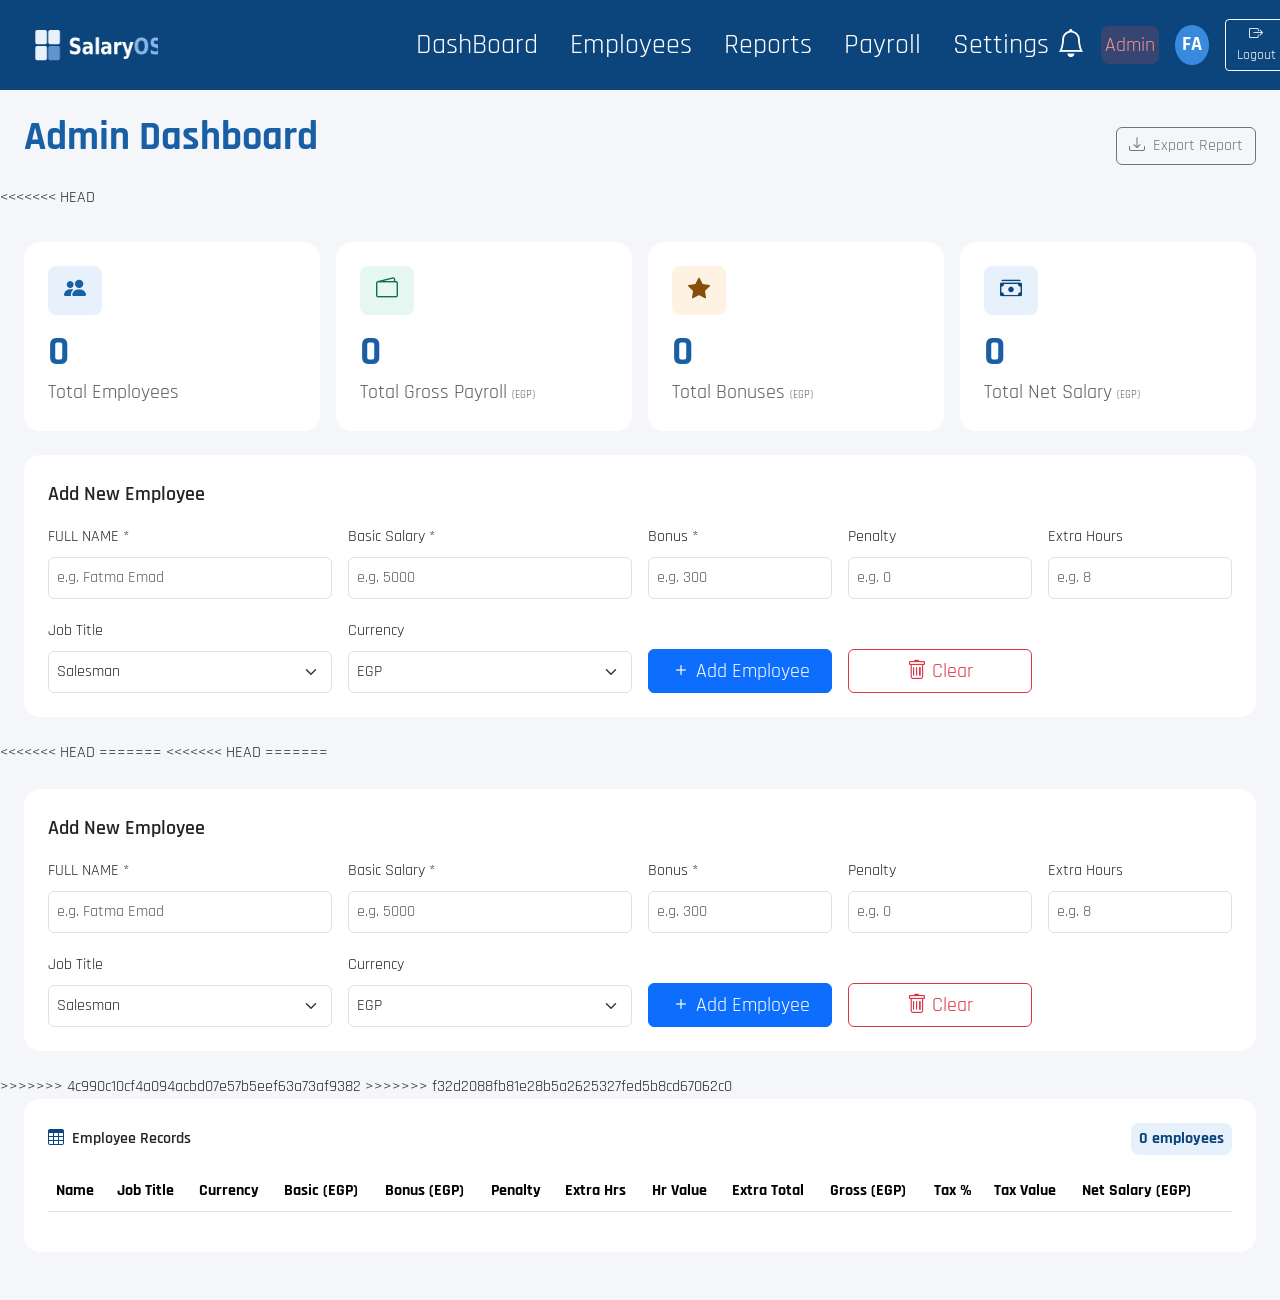
<file: index.html>
<!DOCTYPE html>
<html lang="en">

<head>
    <meta charset="UTF-8">
    <meta name="viewport" content="width=device-width, initial-scale=1.0">
    <title>Salary App</title>
    <link href="https://cdn.jsdelivr.net/npm/bootstrap@5.3.8/dist/css/bootstrap.min.css" rel="stylesheet"
        integrity="sha384-sRIl4kxILFvY47J16cr9ZwB07vP4J8+LH7qKQnuqkuIAvNWLzeN8tE5YBujZqJLB" crossorigin="anonymous">
    <link href="https://cdn.jsdelivr.net/npm/bootstrap-icons@1.11.3/font/bootstrap-icons.css" rel="stylesheet">
    <link rel="stylesheet" href="./css/style.css">
    <link rel="shortcut icon" href="./images/salaryos-logo.png" type="image/x-icon">
    <style>
        :root {
            --primaryColor: #0C447C;
            --secondaryColor: #378ADD;
            --primary-navy-hover: #185FA5;
            --primary-blue-light: #85B7EB;
            --primary-blue-tint: #E6F1FB;
            --primary-blue-avatar: #B5D4F4;
            --green-tint: #E6F7F2;
            --amber-tint: #FEF3E2;
            --red-tint: #FDECEA;
            --red-mid: #dc3545;
            --bg-page: #F4F6FA;
        }

        body { background-color: var(--bg-page); }

        .contain img { width: 150px; height: 50px; padding-left: 20px; }
        .navbar { background-color: var(--primaryColor); }
        .list ul { margin-left: 250px; }

        .profile {
            background-color: var(--secondaryColor);
            width: 40px; height: 40px; text-align: center;
        }
        .role { color: #F09595; background: rgba(226,75,74,0.2); }

        .admin-dashboard { color: var(--primary-navy-hover); }

        /* ── stat cards ── */
        .info {
            min-height: 160px;
            background-color: white;
            transition: 0.3s;
            border-radius: 1rem;
<<<<<<< HEAD
            margin-right: .01rem;
=======
<<<<<<< HEAD
            margin-right: .01rem;
=======
>>>>>>> 4c990c10cf4a094acbd07e57b5eef63a73af9382
>>>>>>> f32d2088fb81e28b5a2625327fed5b8cd67062c0
        }
        .info:hover { transform: translateY(-5px); box-shadow: 0 6px 20px rgba(0,0,0,.08); }
        .info p:last-of-type { margin-top: -10px; }

        /* ── form section ── */
        .user-data { background-color: white; }
        .add-btn   { height: fit-content; }

        /* ── table ── */
        .data-table { background-color: white; }
        .delete-btn { background: transparent; }
        .delete-btn:hover { color: var(--red-mid); background-color: var(--red-tint); border-radius: 4px; }

        /* ── currency converting badge ── */
        .converting-badge {
            font-size: 11px;
            background: #fff3cd;
            color: #856404;
            padding: 2px 7px;
            border-radius: 10px;
            font-weight: 600;
        }

        /* ── spacing fix: gap between stat cards row and form ── */
        .section-gap { margin-top: 2rem; }
    </style>
</head>

<body>


    <nav class="navbar navbar-expand-xl">
        <div class="contain container-fluid p-2">
            <img src="./images/salaryos-logo (1).png" alt="">
            <button class="navbar-toggler" type="button" data-bs-toggle="collapse" data-bs-target="#navbarScroll"
                aria-controls="navbarScroll" aria-expanded="false" aria-label="Toggle navigation">
                <span class="navbar-toggler-icon"></span>
            </button>
            <div class="list collapse navbar-collapse" id="navbarScroll">
                <ul class="navbar-nav me-auto my-2 my-lg-0 navbar-nav-scroll gap-3" style="--bs-scroll-height:100px;">
                    <li class="nav-item"><a class="nav-link active text-white fs-3" href="#">DashBoard</a></li>
                    <li class="nav-item"><a class="nav-link text-white fs-3" href="#">Employees</a></li>
                    <li class="nav-item"><a class="nav-link text-white fs-3" href="#">Reports</a></li>
                    <li class="nav-item"><a class="nav-link text-white fs-3" href="#">Payroll</a></li>
                    <li class="nav-item"><a class="nav-link disabled text-white fs-3">Settings</a></li>
                </ul>
                <div class="d-flex justify-content-center align-items-center gap-3 me-3">
                    <i class="bi bi-bell fs-3 text-white"></i>
                    <div class="role rounded-3 p-1 d-inline-block fs-5" id="nav-username">Admin</div>
                    <div class="profile text-white p-1 fs-5 fw-bold rounded-circle d-inline-block" id="nav-avatar">FA</div>
                    <button class="btn btn-sm btn-outline-light" onclick="logout()">
                        <i class="bi bi-box-arrow-right"></i> Logout
                    </button>
                </div>
            </div>
        </div>
    </nav>

    <main>
        <div class="main-container">

            <!-- ══ Header ═══════════════════════════════════════════════════ -->
            <div class="main-description d-flex justify-content-between px-4 mt-4 mb-2">
                <div>
                    <h2 class="admin-dashboard mb-1 fs-1 fw-bold">Admin Dashboard</h2>
                    <p class="fs-5 text-muted" id="payroll-date"></p>
                </div>
                <div class="d-flex align-items-center">
                    <button class="btn btn-outline-secondary" onclick="exportReport()">
                        <i class="bi bi-download me-1"></i> Export Report
                    </button>
                </div>
            </div>

            <!-- ══ Stat Cards ════════════════════════════════════════════════ -->
<<<<<<< HEAD
            <!-- <div class="mx-4">
                <div class="row emp-info ">
                    <div class="info col-lg-3  col-md-6 col-12 p-4 g-5">
=======
<<<<<<< HEAD
            <!-- <div class="mx-4">
                <div class="row emp-info ">
                    <div class="info col-lg-3  col-md-6 col-12 p-4 g-5">
=======
            <div class="mx-4">
                <div class="row emp-info g-3">
                    <div class="info col-lg-3 col-md-6 col-12 p-4">
>>>>>>> 4c990c10cf4a094acbd07e57b5eef63a73af9382
>>>>>>> f32d2088fb81e28b5a2625327fed5b8cd67062c0
                        <div class="stat-icon mb-2 px-3 py-2 rounded-3" style="background:var(--primary-blue-tint); font-size:22px; width:fit-content;">
                            <i class="bi bi-people-fill" style="color:#185FA5;"></i>
                        </div>
                        <p class="fs-1 fw-bold mb-1" style="color:var(--primary-navy-hover);" id="total-emp">0</p>
                        <p class="fs-5 text-muted mb-0">Total Employees</p>
                    </div>
<<<<<<< HEAD
                    <div class="info col-lg-3  col-md-6 col-12 p-4 g-5">
=======
<<<<<<< HEAD
                    <div class="info col-lg-3  col-md-6 col-12 p-4 g-5">
=======
                    <div class="info col-lg-3 col-md-6 col-12 p-4">
>>>>>>> 4c990c10cf4a094acbd07e57b5eef63a73af9382
>>>>>>> f32d2088fb81e28b5a2625327fed5b8cd67062c0
                        <div class="stat-icon mb-2 px-3 py-2 rounded-3" style="background:var(--green-tint); font-size:22px; width:fit-content;">
                            <i class="bi bi-wallet2" style="color:#0F6E56;"></i>
                        </div>
                        <p class="fs-1 fw-bold mb-1" style="color:var(--primary-navy-hover);" id="total-gross">0</p>
                        <p class="fs-5 text-muted mb-0">Total Gross Payroll <span style="font-size:11px;">(EGP)</span></p>
                    </div>
<<<<<<< HEAD
                    <div class="info col-lg-3 col-md-6 col-12 p-4 g-5">
=======
<<<<<<< HEAD
                    <div class="info col-lg-3 col-md-6 col-12 p-4 g-5">
=======
                    <div class="info col-lg-3 col-md-6 col-12 p-4">
>>>>>>> 4c990c10cf4a094acbd07e57b5eef63a73af9382
>>>>>>> f32d2088fb81e28b5a2625327fed5b8cd67062c0
                        <div class="stat-icon mb-2 px-3 py-2 rounded-3" style="background:var(--amber-tint); font-size:22px; width:fit-content;">
                            <i class="bi bi-star-fill" style="color:#854F0B;"></i>
                        </div>
                        <p class="fs-1 fw-bold mb-1" style="color:var(--primary-navy-hover);" id="total-bonuses">0</p>
                        <p class="fs-5 text-muted mb-0">Total Bonuses <span style="font-size:11px;">(EGP)</span></p>
                    </div>
<<<<<<< HEAD
                    <div class="info col-lg-3 col-md-6 col-12 p-4 g-5">
=======
<<<<<<< HEAD
                    <div class="info col-lg-3 col-md-6 col-12 p-4 g-5">
=======
                    <div class="info col-lg-3 col-md-6 col-12 p-4">
>>>>>>> 4c990c10cf4a094acbd07e57b5eef63a73af9382
>>>>>>> f32d2088fb81e28b5a2625327fed5b8cd67062c0
                        <div class="stat-icon mb-2 px-3 py-2 rounded-3" style="background:var(--primary-blue-tint); font-size:22px; width:fit-content;">
                            <i class="bi bi-cash-stack" style="color:#0C447C;"></i>
                        </div>
                        <p class="fs-1 fw-bold mb-1" style="color:var(--primary-navy-hover);" id="total-net">0</p>
                        <p class="fs-5 text-muted mb-0">Total Net Salary <span style="font-size:11px;">(EGP)</span></p>
                    </div>
                </div>
            </div> -->
 <!-- ══ Stat Cards ════════════════════════════════════════════════ -->
<div class="mx-4 section-gap">
    <div style="display: grid; grid-template-columns: repeat(auto-fit, minmax(220px, 1fr)); gap: 1rem;">

        <div class="info p-4">
            <div class="stat-icon mb-2 px-3 py-2 rounded-3" style="background:var(--primary-blue-tint); font-size:22px; width:fit-content;">
                <i class="bi bi-people-fill" style="color:#185FA5;"></i>
            </div>
            <p class="fs-1 fw-bold mb-1" style="color:var(--primary-navy-hover);" id="total-emp">0</p>
            <p class="fs-5 text-muted mb-0">Total Employees</p>
        </div>

        <div class="info p-4">
            <div class="stat-icon mb-2 px-3 py-2 rounded-3" style="background:var(--green-tint); font-size:22px; width:fit-content;">
                <i class="bi bi-wallet2" style="color:#0F6E56;"></i>
            </div>
            <p class="fs-1 fw-bold mb-1" style="color:var(--primary-navy-hover);" id="total-gross">0</p>
            <p class="fs-5 text-muted mb-0">Total Gross Payroll <span style="font-size:11px;">(EGP)</span></p>
        </div>

        <div class="info p-4">
            <div class="stat-icon mb-2 px-3 py-2 rounded-3" style="background:var(--amber-tint); font-size:22px; width:fit-content;">
                <i class="bi bi-star-fill" style="color:#854F0B;"></i>
            </div>
            <p class="fs-1 fw-bold mb-1" style="color:var(--primary-navy-hover);" id="total-bonuses">0</p>
            <p class="fs-5 text-muted mb-0">Total Bonuses <span style="font-size:11px;">(EGP)</span></p>
        </div>

        <div class="info p-4">
            <div class="stat-icon mb-2 px-3 py-2 rounded-3" style="background:var(--primary-blue-tint); font-size:22px; width:fit-content;">
                <i class="bi bi-cash-stack" style="color:#0C447C;"></i>
            </div>
            <p class="fs-1 fw-bold mb-1" style="color:var(--primary-navy-hover);" id="total-net">0</p>
            <p class="fs-5 text-muted mb-0">Total Net Salary <span style="font-size:11px;">(EGP)</span></p>
        </div>

    </div>
</div>


            <!-- ══ Add Employee Form ══════════════════════════════════════════ -->
            <div class="user-data w-full p-4 mt-4 rounded-4 mb-4 mx-4 section-gap">
                <p class="fs-5 fw-semibold mb-3">Add New Employee</p>
                <form id="emp-form" method="post">
                    <div class="row g-3">
                        <div class="d-flex flex-column col-lg-3 col-md-12">
                            <label for="fullname" class="mb-2">FULL NAME *</label>
                            <input type="text" class="form-control p-2" id="fullname" placeholder="e.g. Fatma Emad">
                        </div>
                        <div class="d-flex flex-column col-lg-3 col-md-12">
                            <label for="salary" class="mb-2">Basic Salary *</label>
                            <input type="number" class="form-control p-2" id="salary" placeholder="e.g. 5000">
                        </div>
                        <div class="d-flex flex-column col-lg-2 col-md-12">
                            <label for="bonus" class="mb-2">Bonus *</label>
                            <input type="number" class="form-control p-2" id="bonus" placeholder="e.g. 300">
                        </div>
                        <div class="d-flex flex-column col-lg-2 col-md-12">
                            <label for="penalty" class="mb-2">Penalty</label>
                            <input type="number" class="form-control p-2" id="penalty" placeholder="e.g. 0">
                        </div>
                        <div class="d-flex flex-column col-lg-2 col-md-12">
                            <label for="extra-hours" class="mb-2">Extra Hours</label>
                            <input type="number" class="form-control p-2" id="extra-hours" placeholder="e.g. 8">
                        </div>
                    </div>

                    <div class="row g-3 mt-1 align-items-end">
                        <div class="d-flex flex-column col-lg-3 col-md-12">
                            <label for="title" class="mb-2">Job Title</label>
                            <select id="title" class="form-select p-2">
                                <option value="Salesman">Salesman</option>
                                <option value="Operator">Operator</option>
                                <option value="Admin">Admin</option>
                            </select>
                        </div>
                        <div class="d-flex flex-column col-lg-3 col-md-12">
                            <label for="currency" class="mb-2">Currency</label>
                            <select id="currency" class="form-select p-2">
                                <option value="EGP">EGP</option>
                                <option value="USD">USD - $</option>
                                <option value="SAR">SAR</option>
                                <option value="EUR">EUR - €</option>
                                <option value="GBP">GBP - £</option>
                            </select>
                        </div>
                        <div class="col-lg-2 col-md-6">
                            <button type="button" class="add-btn btn btn-primary fs-5 w-100" id="add-emp-btn">
                                <i class="bi bi-plus"></i> Add Employee
                            </button>
                        </div>
                        <div class="col-lg-2 col-md-6">
                            <button type="reset"  id = "delete-all" class="btn btn-outline-danger fs-5 w-100">
                                <i class="bi bi-trash"></i> Clear
                            </button>
                        </div>
                    </div>
                </form>
            </div>

<<<<<<< HEAD
=======
<<<<<<< HEAD
=======
            <!-- ══ Add Employee Form ══════════════════════════════════════════ -->
            <div class="user-data w-full p-4 mt-4 rounded-4 mb-4 mx-4 section-gap">
                <p class="fs-5 fw-semibold mb-3">Add New Employee</p>
                <form id="emp-form" method="post">
                    <div class="row g-3">
                        <div class="d-flex flex-column col-lg-3 col-md-12">
                            <label for="fullname" class="mb-2">FULL NAME *</label>
                            <input type="text" class="form-control p-2" id="fullname" placeholder="e.g. Fatma Emad">
                        </div>
                        <div class="d-flex flex-column col-lg-3 col-md-12">
                            <label for="salary" class="mb-2">Basic Salary *</label>
                            <input type="number" class="form-control p-2" id="salary" placeholder="e.g. 5000">
                        </div>
                        <div class="d-flex flex-column col-lg-2 col-md-12">
                            <label for="bonus" class="mb-2">Bonus *</label>
                            <input type="number" class="form-control p-2" id="bonus" placeholder="e.g. 300">
                        </div>
                        <div class="d-flex flex-column col-lg-2 col-md-12">
                            <label for="penalty" class="mb-2">Penalty</label>
                            <input type="number" class="form-control p-2" id="penalty" placeholder="e.g. 0">
                        </div>
                        <div class="d-flex flex-column col-lg-2 col-md-12">
                            <label for="extra-hours" class="mb-2">Extra Hours</label>
                            <input type="number" class="form-control p-2" id="extra-hours" placeholder="e.g. 8">
                        </div>
                    </div>

                    <div class="row g-3 mt-1 align-items-end">
                        <div class="d-flex flex-column col-lg-3 col-md-12">
                            <label for="title" class="mb-2">Job Title</label>
                            <select id="title" class="form-select p-2">
                                <option value="Salesman">Salesman</option>
                                <option value="Operator">Operator</option>
                                <option value="Admin">Admin</option>
                            </select>
                        </div>
                        <div class="d-flex flex-column col-lg-3 col-md-12">
                            <label for="currency" class="mb-2">Currency</label>
                            <select id="currency" class="form-select p-2">
                                <option value="EGP">EGP</option>
                                <option value="USD">USD - $</option>
                                <option value="SAR">SAR</option>
                                <option value="EUR">EUR - €</option>
                                <option value="GBP">GBP - £</option>
                            </select>
                        </div>
                        <div class="col-lg-2 col-md-6">
                            <button type="button" class="add-btn btn btn-primary fs-5 w-100" id="add-emp-btn">
                                <i class="bi bi-plus"></i> Add Employee
                            </button>
                        </div>
                        <div class="col-lg-2 col-md-6">
                            <button type="reset" class="btn btn-outline-danger fs-5 w-100">
                                <i class="bi bi-trash"></i> Clear
                            </button>
                        </div>
                    </div>
                </form>
            </div>

>>>>>>> 4c990c10cf4a094acbd07e57b5eef63a73af9382
>>>>>>> f32d2088fb81e28b5a2625327fed5b8cd67062c0
            <!-- ══ Data Table ════════════════════════════════════════════════ -->
            <div class="data-table mx-4 p-4 rounded-4 mb-5">
                <div class="d-flex justify-content-between align-items-center mb-3">
                    <span class="fs-6 fw-semibold">
                        <i class="bi bi-table me-1" style="color:#0C447C;"></i> Employee Records
                    </span>
                    <span class="fs-6 p-1 px-2 rounded-3 fw-bold"
                        style="background:var(--primary-blue-tint); color:#0C447C;">
                        <span class="empNum">0</span> employees
                    </span>
                </div>
                <div class="table-responsive">
                    <table class="table table-hover align-middle">
                        <thead style="background:var(--primary-blue-light);">
                            <tr>
                                <th>Name</th>
                                <th>Job Title</th>
                                <th>Currency</th>
                                <th>Basic (EGP)</th>
                                <th>Bonus (EGP)</th>
                                <th>Penalty</th>
                                <th>Extra Hrs</th>
                                <th>Hr Value</th>
                                <th>Extra Total</th>
                                <th>Gross (EGP)</th>
                                <th>Tax %</th>
                                <th>Tax Value</th>
                                <th>Net Salary (EGP)</th>
                                <th></th>
                            </tr>
                        </thead>
                        <tbody></tbody>
                        <tfoot></tfoot>
                    </table>
                </div>
            </div>

        </div>
    </main>

    <script src="https://cdn.jsdelivr.net/npm/bootstrap@5.3.8/dist/js/bootstrap.bundle.min.js"
        integrity="sha384-FKyoEForCGlyvwx9Hj09JcYn3nv7wiPVlz7YYwJrWVcXK/BmnVDxM+D2scQbITxI"
        crossorigin="anonymous"></script>
    <script src="./js/functions.js"></script>
    <script src="./js/main.js"></script>
</body>
</html>
</file>
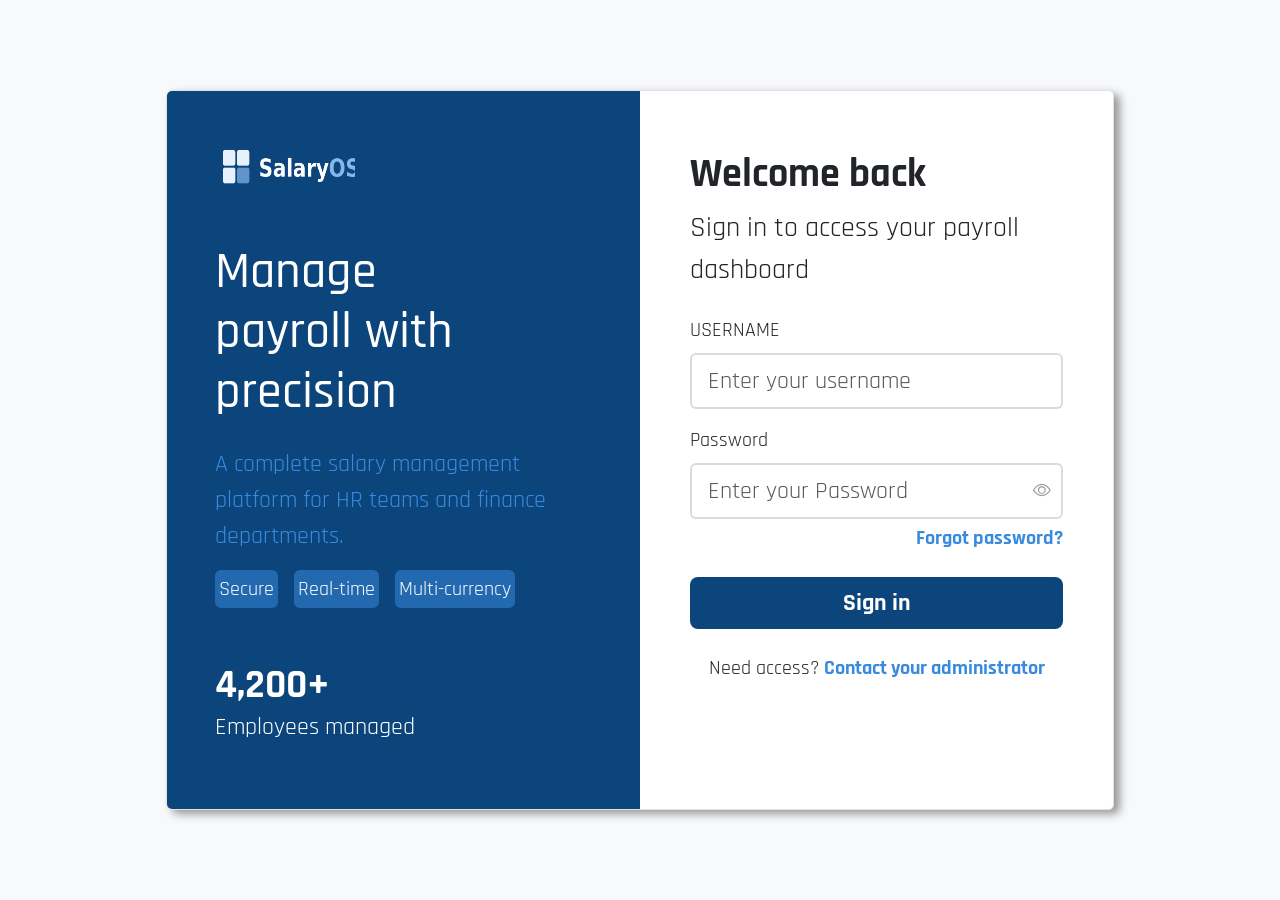
<file: login.html>
<!DOCTYPE html>
<html lang="en">

<head>
    <meta charset="UTF-8">
    <meta name="viewport" content="width=device-width, initial-scale=1.0">
    <title>LOGIN PAGE</title>
    <link href="https://cdn.jsdelivr.net/npm/bootstrap@5.3.8/dist/css/bootstrap.min.css" rel="stylesheet"
        integrity="sha384-sRIl4kxILFvY47J16cr9ZwB07vP4J8+LH7qKQnuqkuIAvNWLzeN8tE5YBujZqJLB" crossorigin="anonymous">
    <link href="https://cdn.jsdelivr.net/npm/bootstrap-icons@1.11.3/font/bootstrap-icons.css" rel="stylesheet">
    <link rel="stylesheet" href="./css/style.css">
    <style>
        :root {
            --primaryColor: #0C447C;
            --secondaryColor: #378ADD;
        }

        .row-container {
            box-shadow: 6px 4px 8px rgba(29, 29, 29, 0.441);
            overflow: hidden;
            width: 85%;
        }

        .logo img {
            width: 140px;
            height: 55px;
        }

        .leftSide-login {
            background-color: var(--primaryColor);
        }

        .leftSide-login h1 {
            font-size: 50px;
        }

        .prop {
            background-color: #378add87;
        }

        .leftSide-footer p:last-of-type {
            margin-top: -23px;
            color: var(--secondaryColor);
        }

        .rightSide-login {
            padding: 60px 50px;
            background-color: white;
        }

        .forgot-pass {
            color: var(--secondaryColor);
            margin-left: auto;
        }

        #name,
        #pass {
            border: 2px solid rgba(0, 0, 0, 0.142);
        }

        #name:focus,
        #pass:focus {
            border-color: var(--secondaryColor);
            box-shadow: 0 0 0 3px rgba(55, 138, 221, .15);
        }

        .contact {
            color: var(--secondaryColor);
            font-weight: bold;
        }

        .btn-signin {
            background: var(--primaryColor);
            border: 0;
            color: white;
        }

        .btn-signin:hover {
            background-color: #0c447cdf;
            color: white;
        }


        .login-alert {
            font-size: 14px;
            padding: 10px 14px;
            border-radius: 8px;
            display: none;
            margin-bottom: 16px;
        }

        .login-alert.error {
            background: #FDECEA;
            color: #A32D2D;
            border: 1px solid #f5c6cb;
        }

        .login-alert.success {
            background: #E6F7F2;
            color: #0F6E56;
            border: 1px solid #b7e3d5;
        }


        .pass-wrapper {
            position: relative;
        }

        .pass-wrapper input {
            padding-right: 48px;
        }

        .toggle-pass {
            position: absolute;
            right: 12px;
            top: 50%;
            transform: translateY(-50%);
            background: none;
            border: none;
            color: #999;
            cursor: pointer;
            font-size: 18px;
            padding: 0;
        }

        .toggle-pass:hover {
            color: var(--primaryColor);
        }


        .btn-signin .spinner-border {
            width: 1.1rem;
            height: 1.1rem;
            border-width: 2px;
        }
    </style>
</head>

<body class="bg-light">

    <div class="container min-vh-100 d-flex justify-content-center align-items-center">
        <div class="row-container row justify-content-center border rounded">


            <div class="leftSide-login p-5 col-6">
                <div class="logo d-flex mb-5">
                    <img src="./images/salaryos-logo (1).png" alt="">
                </div>
                <h1 class="text-white mt-2 mb-4">Manage <br>payroll with <br>precision</h1>
                <p style="color:var(--secondaryColor)" class="fs-4 mt-2">
                    A complete salary management platform for HR teams and finance departments.
                </p>
                <div class="props d-flex flex-wrap gap-3 mb-5 mt-2">
                    <div class="prop text-white border rounded p-1 border-0 fs-5">Secure</div>
                    <div class="prop text-white border rounded p-1 border-0 fs-5">Real-time</div>
                    <div class="prop text-white border rounded p-1 border-0 fs-5">Multi-currency</div>
                </div>
                <div class="leftSide-footer">
                    <p class="text-white fs-1 fw-bold">4,200+</p>
                    <p class="text-white fs-4">Employees managed</p>
                </div>
            </div>


            <div class="rightSide-login col-6">
                <h2 class="fs-1 fw-bold">Welcome back</h2>
                <p class="fs-3 mb-4">Sign in to access your payroll dashboard</p>


                <div class="login-alert" id="login-alert"></div>

                <form id="login-form" onsubmit="handleLogin(event)">
                    <label for="name" class="d-block mb-2 fs-5">USERNAME</label>
                    <input type="text" id="name" class="d-block form-control mb-3 fs-4 p-2 ps-3"
                        placeholder="Enter your username" autocomplete="username">

                    <label for="pass" class="d-block mb-2 fs-5">Password</label>
                    <div class="pass-wrapper mb-1">
                        <input type="password" id="pass" class="d-block form-control fs-4 p-2 ps-3"
                            placeholder="Enter your Password" autocomplete="current-password">
                        <button type="button" class="toggle-pass" onclick="togglePass()">
                            <i class="bi bi-eye" id="toggle-icon"></i>
                        </button>
                    </div>

                    <p class="forgot-pass mt-1 fs-5 d-flex justify-content-end fw-bold mb-4">Forgot password?</p>

                    <button type="submit" id="btn" class="btn-signin btn btn-lg col-12 mb-4 fs-4 fw-bold">
                        Sign in
                    </button>

                    <p class="text-center fs-5">
                        <span>Need access? </span>
                        <span class="contact">Contact your administrator</span>
                    </p>
                </form>
            </div>

        </div>
    </div>

    <script src="https://cdn.jsdelivr.net/npm/bootstrap@5.3.8/dist/js/bootstrap.bundle.min.js"
        integrity="sha384-FKyoEForCGlyvwx9Hj09JcYn3nv7wiPVlz7YYwJrWVcXK/BmnVDxM+D2scQbITxI"
        crossorigin="anonymous"></script>
    <script src="./js/functions.js"></script>
    <script>

        if (sessionStorage.getItem('loggedIn') === 'true') {
            window.location.href = './index.html';
        }


        initAccounts();


        function showAlert(msg, type = 'error') {
            const el = document.getElementById('login-alert');
            el.textContent = msg;
            el.className = 'login-alert ' + type;
            el.style.display = 'block';
        }


        function togglePass() {
            const input = document.getElementById('pass');
            const icon = document.getElementById('toggle-icon');
            const isPass = input.type === 'password';
            input.type = isPass ? 'text' : 'password';
            icon.className = isPass ? 'bi bi-eye-slash' : 'bi bi-eye';
        }


        function handleLogin(e) {
            e.preventDefault();

            const name = document.getElementById('name').value.trim();
            const pass = document.getElementById('pass').value;

            if (!name || !pass) {
                showAlert('Please fill in both fields.');
                return;
            }

            const btn = document.getElementById('btn');
            btn.disabled = true;
            btn.innerHTML = '<span class="spinner-border me-2"></span>Signing in...';

          

            setTimeout(() => {
                const result = loginAccount(name, pass);

                if (result.success) {

                    showAlert('Login successful! Redirecting…', 'success');

                    // ✅ save session
                    sessionStorage.setItem('loggedIn', 'true');
                    sessionStorage.setItem('username', name);
                    sessionStorage.setItem('role', result.role);

                    setTimeout(() => {
                        if (result.role === 'admin') {
                            window.location.href = './index.html';
                        } else {
                            localStorage.setItem('loggedinUser' , result.username)
                            window.location.href = './profile.html';
                        }
                    }, 700);

                } else {
                    showAlert(result.message || 'Invalid username or password.');
                    btn.disabled = false;
                    btn.innerHTML = 'Sign in';
                }

            }, 500);
        }
    </script>
</body>

</html>
</file>
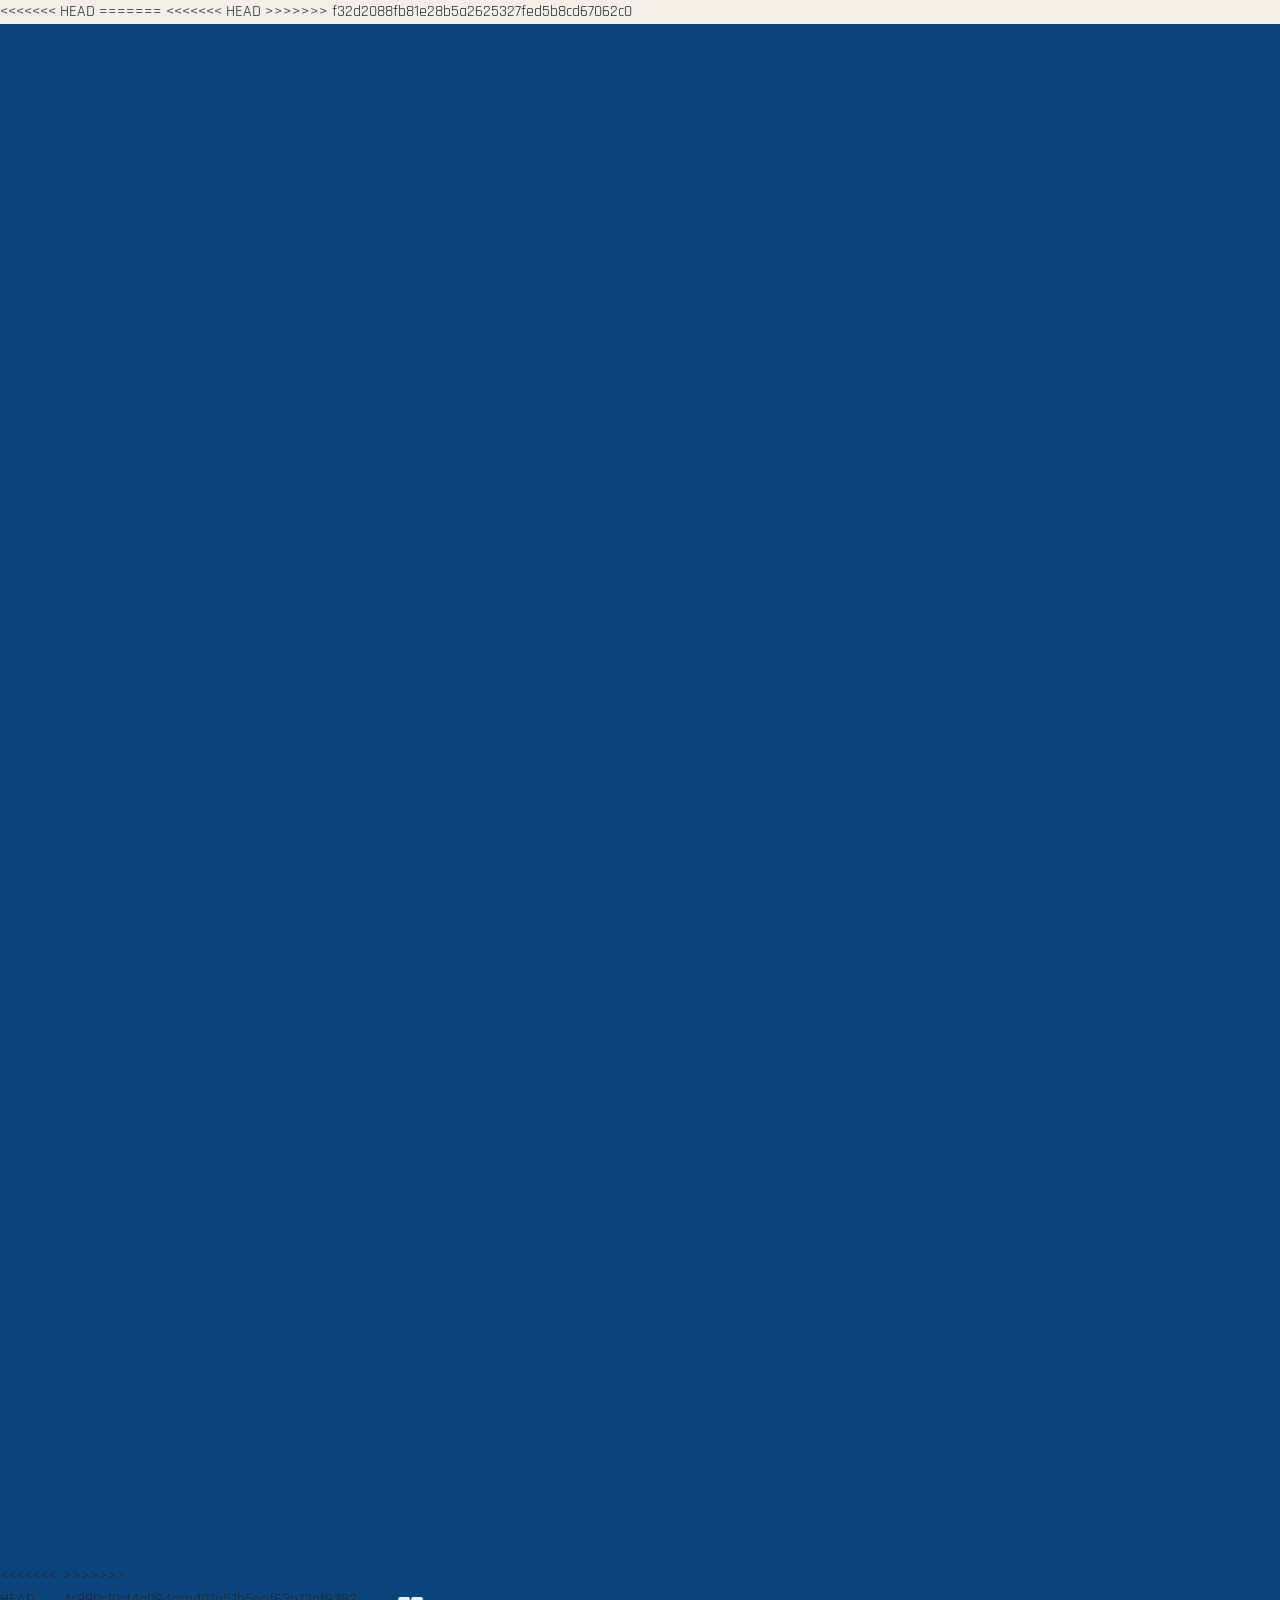
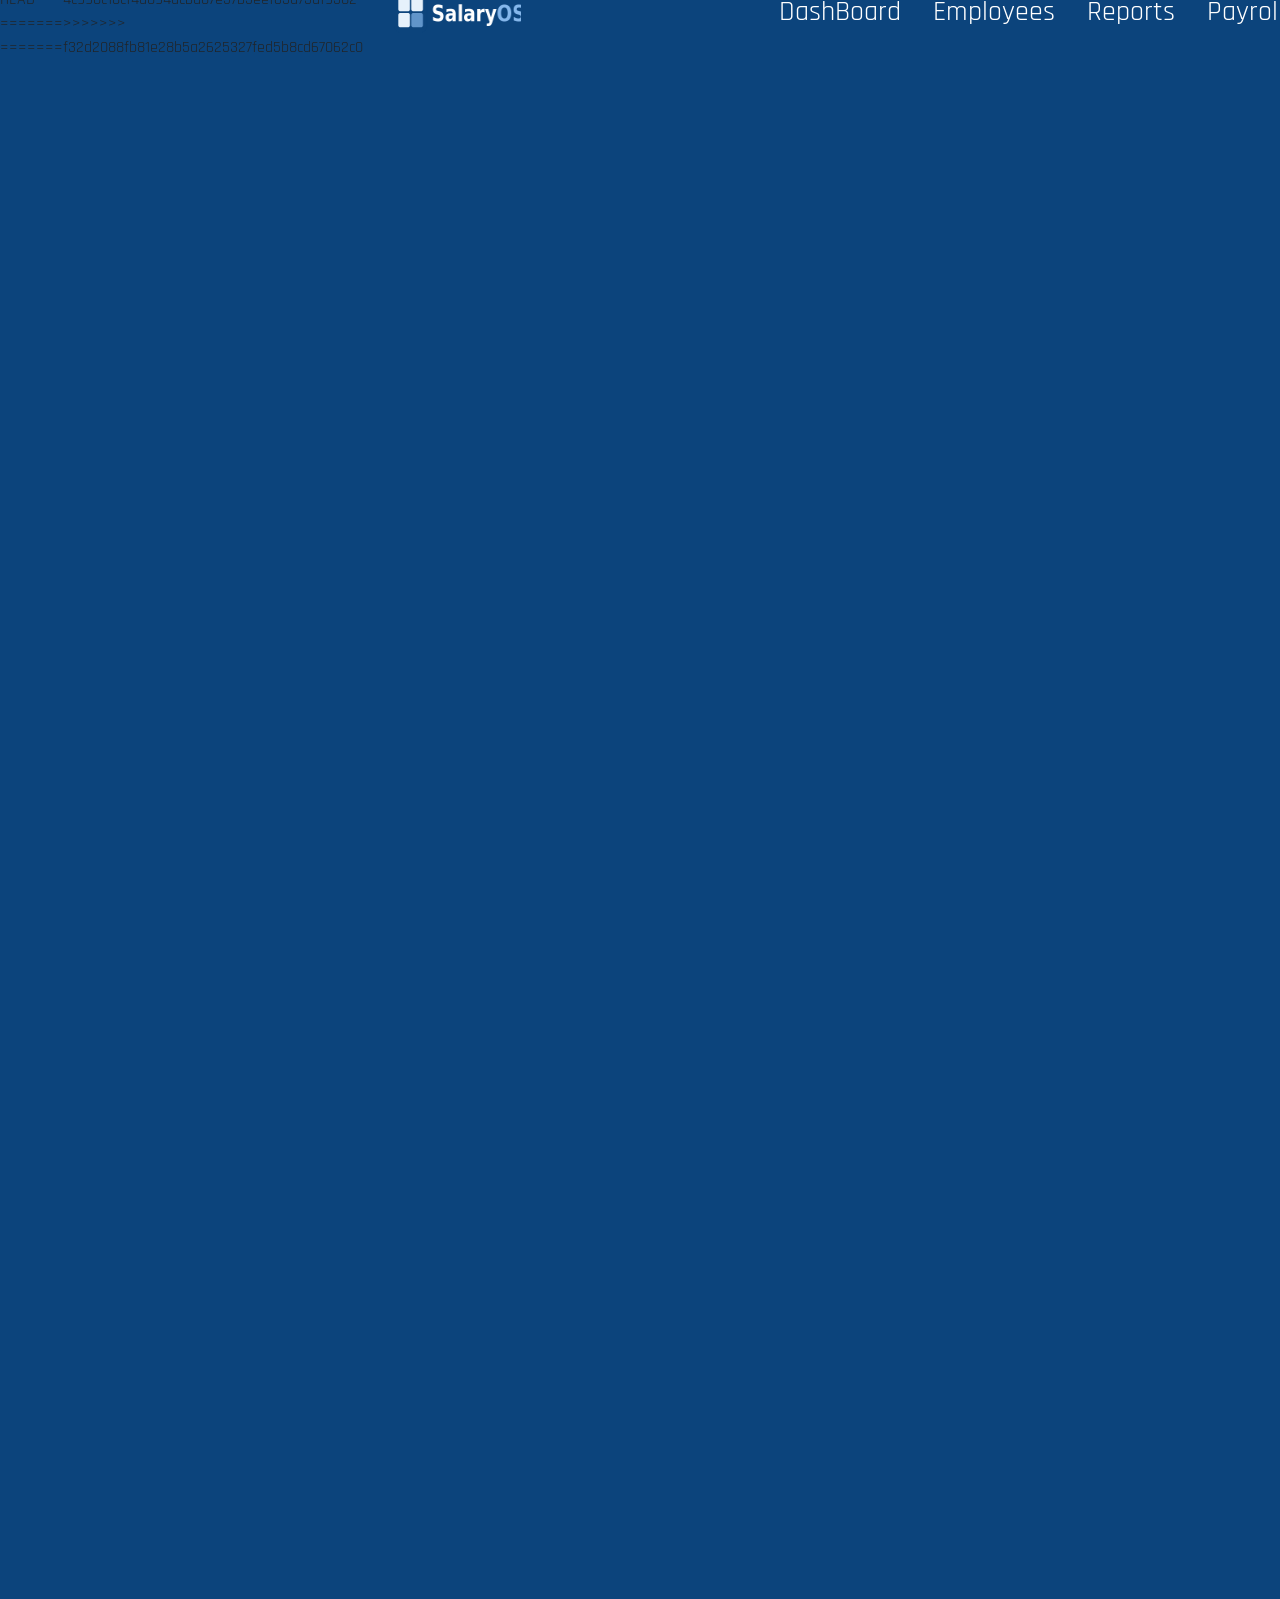
<file: profile.html>
<!DOCTYPE html>
<html lang="en">

<head>
    <meta charset="UTF-8">
    <meta name="viewport" content="width=device-width, initial-scale=1.0">
    <title>Salary App</title>
    <link href="https://cdn.jsdelivr.net/npm/bootstrap@5.3.8/dist/css/bootstrap.min.css" rel="stylesheet"
        integrity="sha384-sRIl4kxILFvY47J16cr9ZwB07vP4J8+LH7qKQnuqkuIAvNWLzeN8tE5YBujZqJLB" crossorigin="anonymous">
    <link href="https://cdn.jsdelivr.net/npm/bootstrap-icons@1.11.3/font/bootstrap-icons.css" rel="stylesheet">
    <link rel="stylesheet" href="./css/style.css">
    <link rel="shortcut icon" href="./images/salaryos-logo.png" type="image/x-icon">
    <style>
        :root {
            --primaryColor: #0C447C;
            --secondaryColor: #378ADD;
            --primary-navy-hover: #185FA5;
            --primary-blue-light: #85B7EB;
            --primary-blue-tint: #E6F1FB;
            --primary-blue-avatar: #B5D4F4;
        }

        .contain img {
            width: 150px;
            height: 50px;
            padding-left: 20px;
        }

        .navbar {
            background-color: var(--primaryColor);
        }

        .list ul {
            margin-left: 250px;
        }

        .profile {
            background-color: var(--secondaryColor);
            width: 40px;
            height: 40px;
            text-align: center;
        }

        .role {
            color: #F09595;
            background: rgba(226, 75, 74, 0.2);
        }

        .emp-num,
        .total-net {
            width: 200px;
            background-color: var(--secondaryColor);
            height: fit-content;
            width: fit-content;
            font-weight: 500;
        }

        .emp-num span:last-of-type,
        .total-net span:last-of-type {
            margin-top: -10px;
        }

        .admin-dashboard {
            color: var(--primary-navy-hover);

        }

<<<<<<< HEAD
=======
<<<<<<< HEAD
>>>>>>> f32d2088fb81e28b5a2625327fed5b8cd67062c0
          .info {
            min-height: 160px;
            background-color: white;
            transition: 0.3s;
            border-radius: 1rem;
            margin-right: .01rem;
<<<<<<< HEAD
=======
=======
        .info {
            min-height: 200px;
            background-color: white;
            transition: 0.3s;
            width: 320px;
>>>>>>> 4c990c10cf4a094acbd07e57b5eef63a73af9382
>>>>>>> f32d2088fb81e28b5a2625327fed5b8cd67062c0
        }

        .info p:last-of-type {
            margin-top: -15px;
        }



        .info:hover {
            transform: translateY(-5px);
        }

        .user-data {
            background-color: white;
        }

        .add-btn {
            height: fit-content;
        }

        .data-table {
            background-color: white;
        }
<<<<<<< HEAD

=======
<<<<<<< HEAD

=======
>>>>>>> 4c990c10cf4a094acbd07e57b5eef63a73af9382
>>>>>>> f32d2088fb81e28b5a2625327fed5b8cd67062c0
        .delete-btn:hover {
            color: var(--red-mid);
            background-color: var(--red-tint);
        }
    </style>
</head>

<body style="background-color: var(--bg-page);">

<<<<<<< HEAD
=======
<<<<<<< HEAD
>>>>>>> f32d2088fb81e28b5a2625327fed5b8cd67062c0



    <nav class="navbar navbar-expand-xl">
<<<<<<< HEAD
=======
=======
     <!-- <nav class="navbar navbar-expand-xl ">
        <div class=" contain container-fluid p-2">
           
            <img src="./images/salaryos-logo (1).png" alt="" class="">
            <button class="navbar-toggler" type="button" data-bs-toggle="collapse" data-bs-target="#navbarScroll"
                aria-controls="navbarScroll" aria-expanded="false" aria-label="Toggle navigation">
                <span class="navbar-toggler-icon"></span>
            </button>
            <div class=" list collapse navbar-collapse" id="navbarScroll">
                <ul class="navbar-nav me-auto my-2 my-lg-0 navbar-nav-scroll gap-3" style="--bs-scroll-height: 100px;">
                    <li class="nav-item">
                        <a class="nav-link active text-white fs-3" aria-current="page" href="#">DashBoard</a>
                    </li>
                    <li class="nav-item">
                        <a class="nav-link text-white fs-3" href="#">Employees</a>
                    </li>
                    <li class="nav-item dropdown">
                        <a class="nav-link active text-white fs-3" aria-current="page" href="#">Reports</a>


                    </li>
                    <li class="nav-item dropdown">
                        <a class="nav-link active text-white fs-3" aria-current="page" href="#">Payroll</a>


                    </li>
                    <li class="nav-item">
                        <a class="nav-link disabled text-white fs-3" aria-disabled="true">Settings</a>
                    </li>
                </ul>

                <div class="d-flex justify-content-center gap-3 me-3">
                    <i class="bi bi-bell fs-3 text-white"></i>
                    <div class=" role  rounded-3 p-1  d-inline-block fs-4" > USER</div>
                    <div class="profile text-white p-1 fs-5 fw-bold rounded-circle d-inline-block">FA</div>

                </div>
            </div>
        </div>
    </nav>  -->


      <nav class="navbar navbar-expand-xl">
>>>>>>> 4c990c10cf4a094acbd07e57b5eef63a73af9382
>>>>>>> f32d2088fb81e28b5a2625327fed5b8cd67062c0
        <div class="contain container-fluid p-2">
            <img src="./images/salaryos-logo (1).png" alt="">
            <button class="navbar-toggler" type="button" data-bs-toggle="collapse" data-bs-target="#navbarScroll"
                aria-controls="navbarScroll" aria-expanded="false" aria-label="Toggle navigation">
                <span class="navbar-toggler-icon"></span>
            </button>
            <div class="list collapse navbar-collapse" id="navbarScroll">
                <ul class="navbar-nav me-auto my-2 my-lg-0 navbar-nav-scroll gap-3" style="--bs-scroll-height:100px;">
                    <li class="nav-item"><a class="nav-link active text-white fs-3" href="#">DashBoard</a></li>
                    <li class="nav-item"><a class="nav-link text-white fs-3" href="#">Employees</a></li>
                    <li class="nav-item"><a class="nav-link text-white fs-3" href="#">Reports</a></li>
                    <li class="nav-item"><a class="nav-link text-white fs-3" href="#">Payroll</a></li>
                    <li class="nav-item"><a class="nav-link disabled text-white fs-3">Settings</a></li>
                </ul>
                <div class="d-flex justify-content-center align-items-center gap-3 me-3">
                    <i class="bi bi-bell fs-3 text-white"></i>
                    <div class="role rounded-3 p-1 d-inline-block fs-5" id="nav-username">USER</div>
<<<<<<< HEAD
                    <div class="profile text-white p-1 fs-5 fw-bold rounded-circle d-inline-block" id="nav-avatar">FA
                    </div>
=======
<<<<<<< HEAD
                    <div class="profile text-white p-1 fs-5 fw-bold rounded-circle d-inline-block" id="nav-avatar">FA
                    </div>
=======
                    <div class="profile text-white p-1 fs-5 fw-bold rounded-circle d-inline-block" id="nav-avatar">FA</div>
>>>>>>> 4c990c10cf4a094acbd07e57b5eef63a73af9382
>>>>>>> f32d2088fb81e28b5a2625327fed5b8cd67062c0
                    <button class="btn btn-sm btn-outline-light" onclick="logout()">
                        <i class="bi bi-box-arrow-right"></i> Logout
                    </button>
                </div>
            </div>
        </div>
    </nav>
    <main>
        <div class="main-container">
            <div class="main-header">
                <div class="main-description d-flex justify-content-between px-4">
                    <div>
                        <h2 class=" admin-dashboard mb-1 mt-4 fs-1 fw-bold">USER PROFILE</h2>
<<<<<<< HEAD
                        <!-- <p class="fs-4">Tuesday, March 25, 2026 · Q1 Payroll Period</p> -->
                        <p class="fs-5 text-muted" id="payroll-date"></p>
=======
<<<<<<< HEAD
                        <!-- <p class="fs-4">Tuesday, March 25, 2026 · Q1 Payroll Period</p> -->
                        <p class="fs-5 text-muted" id="payroll-date"></p>
=======
                        <p class="fs-4">Tuesday, March 25, 2026 · Q1 Payroll Period</p>
>>>>>>> 4c990c10cf4a094acbd07e57b5eef63a73af9382
>>>>>>> f32d2088fb81e28b5a2625327fed5b8cd67062c0
                    </div>
                    <div class="d-flex align-items-center gap-5 mt-4 fs-4 rounded-2 text-light">
                        <div class="emp-num  rounded-2 p-3  bg-light text-dark ">

                            <!-- <span class="d-block ">Export Report</span> -->
                        </div>
<<<<<<< HEAD

=======
<<<<<<< HEAD

=======
                        
>>>>>>> 4c990c10cf4a094acbd07e57b5eef63a73af9382
>>>>>>> f32d2088fb81e28b5a2625327fed5b8cd67062c0
                    </div>
                </div>



            </div>

            <div class="mx-4 mb-5">
<<<<<<< HEAD
                <div   style="display: grid; grid-template-columns: repeat(auto-fit, minmax(250px, 1fr)); gap: 1rem;">
                    <div class="info  p-4 rounded-4">
=======
<<<<<<< HEAD
                <div   style="display: grid; grid-template-columns: repeat(auto-fit, minmax(250px, 1fr)); gap: 1rem;">
                    <div class="info  p-4 rounded-4">
=======
                <div class="row emp-info mt-4 gap-2">
                    <div class="info col-lg-3 col-md-6 col-12 p-4 rounded-4">
>>>>>>> 4c990c10cf4a094acbd07e57b5eef63a73af9382
>>>>>>> f32d2088fb81e28b5a2625327fed5b8cd67062c0
                        <div class="stat-icon mb-2 px-3 py-2  rounded-3 text-center"
                            style="background:var(--primary-blue-tint); font-size:22px; width:fit-content;">
                            <i class="bi bi-people-fill" style="color:#185FA5;"></i>
                        </div>
                        <p class="fs-1 fw-bold" style="color: var(--primary-navy-hover);" id="profile-total-emp">0</p>
                        <p class="fs-5">Total Employees</p>
                    </div>
<<<<<<< HEAD
                    <div class="info  p-4 rounded-4">
=======
<<<<<<< HEAD
                    <div class="info  p-4 rounded-4">
=======
                    <div class="info col-lg-3 col-md-6 col-12 p-4 rounded-4">
>>>>>>> 4c990c10cf4a094acbd07e57b5eef63a73af9382
>>>>>>> f32d2088fb81e28b5a2625327fed5b8cd67062c0
                        <div class="stat-icon mb-2 px-3 py-2 rounded-3 text-center"
                            style="background:var(--green-tint); font-size:22px; width:fit-content;">
                            <i class="bi bi-wallet2" style="color:#0F6E56;"></i>
                        </div>
<<<<<<< HEAD
=======
<<<<<<< HEAD
>>>>>>> f32d2088fb81e28b5a2625327fed5b8cd67062c0
                        <p class="fs-1 fw-bold" style="color: var(--primary-navy-hover);" id="profile-gross">0</p>
                        <p class="fs-5">Total Gross Payroll</p>
                    </div>
                    <div class="info  p-4 rounded-4">
<<<<<<< HEAD
=======
=======
                        <p class="fs-1 fw-bold" style="color: var(--primary-navy-hover);" id ="profile-gross">0</p>
                        <p class="fs-5">Total Gross Payroll</p>
                    </div>
                    <div class="info col-lg-3 col-md-6 col-12 p-4 rounded-4">
>>>>>>> 4c990c10cf4a094acbd07e57b5eef63a73af9382
>>>>>>> f32d2088fb81e28b5a2625327fed5b8cd67062c0
                        <div class="stat-icon mb-2 px-3 py-2 rounded-3 text-center"
                            style="background:var(--amber-tint); font-size:22px; width:fit-content;">
                            <i class="bi bi-star-fill" style="color:#854F0B;"></i>
                        </div>
                        <p class="fs-1 fw-bold" style="color: var(--primary-navy-hover);" id="profile-bonus">0</p>
                        <p class="fs-5">Total Bonuses</p>
                    </div>
<<<<<<< HEAD
                    <div class="info  p-4 rounded-4">
=======
<<<<<<< HEAD
                    <div class="info  p-4 rounded-4">
=======
                    <div class="info col-lg-3 col-md-6 col-12 p-4 rounded-4">
>>>>>>> 4c990c10cf4a094acbd07e57b5eef63a73af9382
>>>>>>> f32d2088fb81e28b5a2625327fed5b8cd67062c0
                        <div class="stat-icon mb-2 px-3 py-2 rounded-3 text-center"
                            style="background:var(--primary-blue-tint); font-size:22px; width:fit-content;">
                            <i class="bi bi-cash-stack" style="color:#0C447C;"></i>
                        </div>
                        <p class="fs-1 fw-bold" style="color: var(--primary-navy-hover);" id="profile-net">0</p>
                        <p class="fs-5">Total Net Salary</p>
                    </div>
                </div>
            </div>
<<<<<<< HEAD
=======
<<<<<<< HEAD
>>>>>>> f32d2088fb81e28b5a2625327fed5b8cd67062c0
   


            <div class="data-table mx-4 p-4 rounded-4 mb-5">
                <div class="d-flex justify-content-between align-items-center mb-3">
                    <span class="fs-6 fw-semibold">
                        <i class="bi bi-table me-1" style="color:#0C447C;"></i> Employee Records
                    </span>
                    <span class="fs-6 p-1 px-2 rounded-3 fw-bold"
                        style="background:var(--primary-blue-tint); color:#0C447C;">
                        <span class="empNum">0</span> employees
                    </span>
                </div>
                <div class="table-responsive">
                    <table class="table table-hover align-middle">
                        <thead style="background:var(--primary-blue-light);">
<<<<<<< HEAD
=======
=======

            <!-- <div class="user-data w-full p-3 w-500 mt-5 rounded-4 mb-5 mx-4 ">
                <p>Add New Employee</p>
                <form method="post" validata>
                <div class="row">
                    <div class="d-flex flex-column col-lg-3  col-md-12">
                        <label for="fullname" class="mb-2">FULL NAME *</label>
                        <input type="text" class="form-control p-2" id="fullname" name="fullname"
                            placeholder="e.g. Fatma Emad" required>
                    </div>
                    <div class="d-flex flex-column col-lg-3 col-md-12"> 
                        <label for="salary" class="mb-2">Basic Salary *</label>
                        <input type="number" class="form-control p-2" id="salary" name="fullname"
                            placeholder="e.g. 5000" required>
                    </div>
                    <div class="d-flex flex-column col-lg-2 col-md-12">
                        <label for="" class="bonus mb-2">Bonus *</label>
                        <input type="number" class="form-control p-2" id="bonus" name="fullname"
                            placeholder="e.g. 300">
                    </div>
                    <div class="d-flex flex-column col-lg-2 col-md-12">
                        <label for="penalty" class="mb-2">Penalty</label>
                        <input type="number" class="form-control p-2" id="penalty" name="fullname"
                            placeholder="e.g. 0">
                    </div>
                    <div class="d-flex flex-column col-lg-2 col-md-12">
                        <label for="extra-hours" class="mb-2">Extra Hours</label>
                        <input type="number" class="form-control p-2" id="extra-hours" name="fullname"
                            placeholder="e.g. 8">
                    </div>



                </div>
                <div class="row mt-3 mb-4">
                    <div class="d-flex flex-column col-lg-3 col-md-12">
                        <label for="fullname" class="mb-2">Job Title</label>
                        <select name="job-title" id="title" class="form-select p-2 ">
                            <option value="Salesman">Salesman</option>
                            <option value="Operator">Operator</option>
                            <option value="Admin">Admin</option>
                        </select>
                    </div>
                    <div class="d-flex flex-column col-lg-3 col-md-12 mb-4">
                        <label for="currency" class="mb-2">Currency</label>
                        <select name="currency" id="currency" class="form-select p-2 ">
                            <option value="USD">USD - $</option>
                            <option value="EGP">EGP</option>
                            <option value="SAR">SAR</option>
                        </select>
                    </div>
                    <div class="col-lg-2 col-md-12 mt-4">
                    <button type="submit" class=" add-btn  btn btn-primary fs-5  mb-2"> <i
                            class="bi bi-plus"></i> Add
                        Employee</button>
                    </div>
                    <div class="col-lg-1 col-md-12 mt-4 ">
                    <button type="reset" class=" del-btn  btn btn-outline-danger fs-5 " style="width: 120px; margin-left: -35px;">
                        <i class="bi bi-trash"></i>
                        Clear All
                    </button>
                    </div>



                </div>

                </form>



            </div> -->

            <div class="data-table mx-4 p-4 rounded-4 ">
                <div class="d-flex justify-content-between">
                    <span class="fs-6"> <i class="bi bi-table me-1" style="color:#0C447C;"></i>
                        Employee Record
                    </span>
                    <span class=" fs-6 p-1 rounded-3 fw-bold"
                        style="background:var(--primary-blue-tint); color:#0C447C;"><span class=" empNum mr-1">1</span> employees</span>
                </div>
                <div>
                    <table class="table">
                        <thead style="background:var(--primary-blue-light) !important;">
>>>>>>> 4c990c10cf4a094acbd07e57b5eef63a73af9382
>>>>>>> f32d2088fb81e28b5a2625327fed5b8cd67062c0
                            <tr>
                                <th>Name</th>
                                <th>Job Title</th>
                                <th>Currency</th>
<<<<<<< HEAD
                                <th>Basic (EGP)</th>
                                <th>Bonus (EGP)</th>
=======
<<<<<<< HEAD
                                <th>Basic (EGP)</th>
                                <th>Bonus (EGP)</th>
=======
                                <th>Basic</th>
                                <th>Bonus</th>
>>>>>>> 4c990c10cf4a094acbd07e57b5eef63a73af9382
>>>>>>> f32d2088fb81e28b5a2625327fed5b8cd67062c0
                                <th>Penalty</th>
                                <th>Extra Hrs</th>
                                <th>Hr Value</th>
                                <th>Extra Total</th>
<<<<<<< HEAD
=======
<<<<<<< HEAD
>>>>>>> f32d2088fb81e28b5a2625327fed5b8cd67062c0
                                <th>Gross (EGP)</th>
                                <th>Tax %</th>
                                <th>Tax Value</th>
                                <th>Net Salary (EGP)</th>
                                <th></th>
                            </tr>
                        </thead>
                        <tbody></tbody>
                        <tfoot></tfoot>
                    </table>
                </div>
            </div>
<<<<<<< HEAD
=======
=======
                                <th>Gross</th>
                                <th>Tax %</th>
                                <th>Tax Value</th>
                                <th>Net Salary</th>
                                <th></th>
                            </tr>
                        </thead>
                        <tbody>
                          
                        </tbody>
                        <tfoot></tfoot>
                    </table>
                    <div class="empty-data">
                        <div>

                        </div>

                    </div>







                </div>









            </div>

>>>>>>> 4c990c10cf4a094acbd07e57b5eef63a73af9382
>>>>>>> f32d2088fb81e28b5a2625327fed5b8cd67062c0
    </main>


    <script src="https://cdn.jsdelivr.net/npm/bootstrap@5.3.8/dist/js/bootstrap.bundle.min.js"
        integrity="sha384-FKyoEForCGlyvwx9Hj09JcYn3nv7wiPVlz7YYwJrWVcXK/BmnVDxM+D2scQbITxI"
        crossorigin="anonymous"></script>
    <script src="./js/functions.js"></script>
    <script src="./js/profile.js"></script>
<<<<<<< HEAD

=======
<<<<<<< HEAD

=======
    
>>>>>>> 4c990c10cf4a094acbd07e57b5eef63a73af9382
>>>>>>> f32d2088fb81e28b5a2625327fed5b8cd67062c0
</body>

</html>
</file>
<file: css/style.css>
@import url('https://fonts.googleapis.com/css2?family=Rajdhani:wght@400;500;600;700&display=swap');

body {
    font-family: 'Rajdhani', sans-serif;
}

:root {
    /* ── Primary ── */
    --primary-navy:        #0C447C;
    --primary-navy-hover:  #185FA5;
    --primary-blue:        #378ADD;
    --primary-blue-light:  #85B7EB;
    --primary-blue-tint:   #E6F1FB;
    --primary-blue-avatar: #B5D4F4;

    /* ── Backgrounds ── */
    --bg-page:         #f1efe8;
    --bg-card:         #ffffff;
    --bg-table-header: #f8f9fa;
    --bg-table-hover:  #f0f6ff;

    /* ── Success / Green ── */
    --green-dark:   #0F6E56;
    --green-mid:    #1D9E75;
    --green-light:  #5DCAA5;
    --green-tint:   #E1F5EE;
    --green-avatar: #C0DD97;

    /* ── Danger / Red ── */
    --red-dark:        #A32D2D;
    --red-mid:         #E24B4A;
    --red-light:       #F09595;
    --red-tint:        #FCEBEB;
    --red-admin-badge: #c0392b;

    /* ── Warning / Amber ── */
    --amber-dark:        #854F0B;
    --amber-mid:         #EF9F27;
    --amber-avatar:      #FAC775;
    --amber-tint:        #FAEEDA;
    --amber-avatar-dark: #633806;

    /* ── Job Badges / Avatars ── */
    --purple-tint:        #EEEDFE;
    --purple-dark:        #3C3489;
    --purple-avatar:      #CECBF6;
    --pink-avatar:        #F4C0D1;
    --pink-avatar-dark:   #72243E;
    --teal-avatar:        #9FE1CB;

    /* ── Text & Neutral ── */
    --text-primary:   #222222;
    --text-secondary: #666666;
    --text-muted:     #888888;
    --border-color:   #dddddd;
    --text-on-navy:   #E6F1FB;
}
</file>
